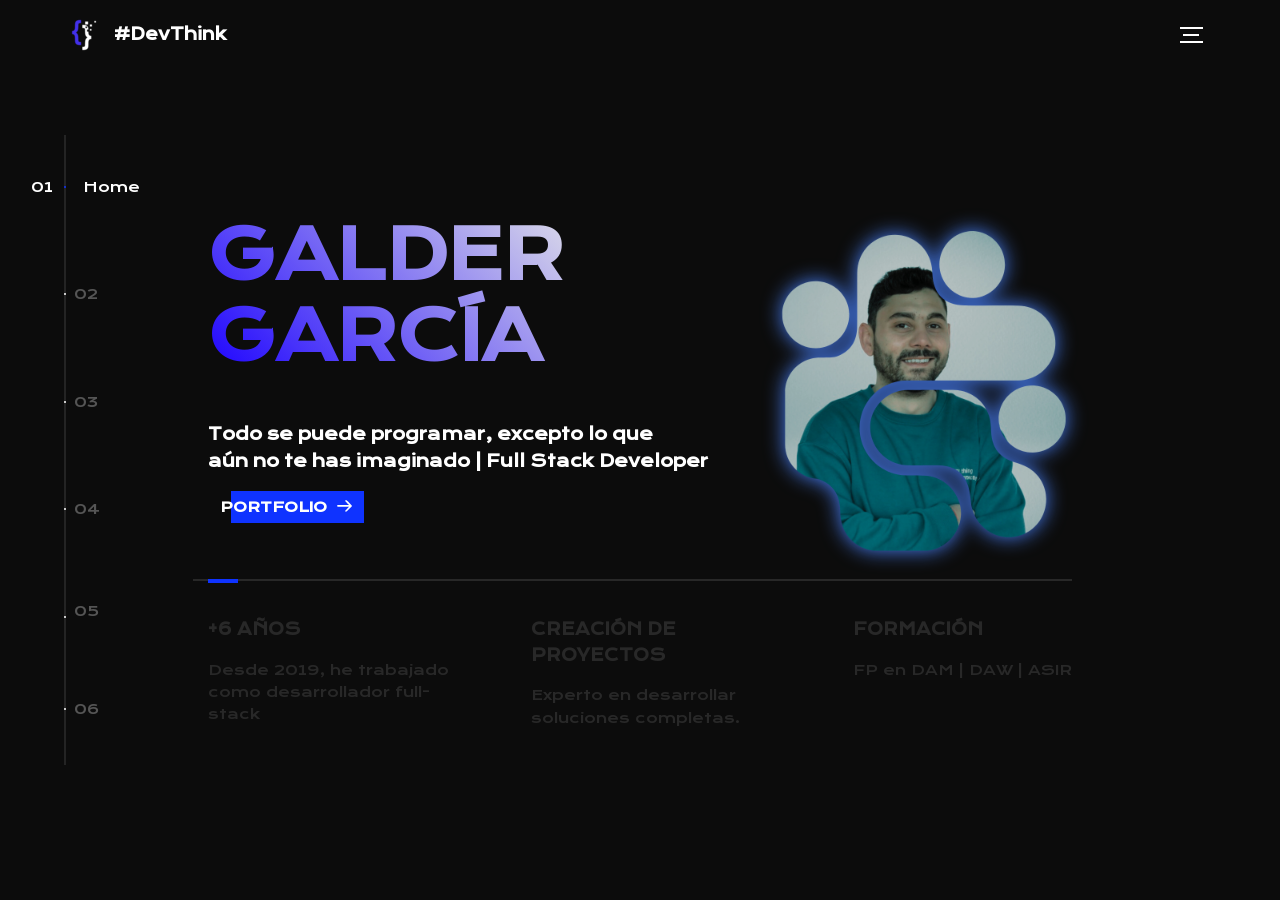
<file: index.html>
<!DOCTYPE html>
<html lang="en">

<head>
  <title>Galder García | Desarrolador Full Stack</title>
  <meta charset="utf-8">
  <meta name="viewport" content="width=device-width, initial-scale=1">
  <meta http-equiv="X-UA-Compatible" content="IE=edge">
  <meta name="description" content="Desarrollador Full Stack especializado en creación de soluciones web y aplicaciones innovadoras desde cero. Experiencia en backend y frontend.">
  <meta name="keywords" content="desarrollador full stack, desarrollo web, desarrollo aplicaciones, backend, frontend, PHP, JavaScript, HTML, CSS, proyectos desde cero, programador full stack, Galder García">
  <meta name="author" content="Galder García">
  <meta name="robots" content="index, follow">
  <link rel="icon" type="image/png" href="assets/img/logo1.png">
  <link rel="stylesheet" href="assets/css/main.css">
  <link rel="stylesheet" href="assets/css/new.css">
  <link
    href="https://fonts.googleapis.com/css2?display=swap&amp;family=KoHo:ital,wght@0,400;0,700;1,400;1,700&amp;family=Krona+One:ital,wght@0,400;1,400&amp;family=Inter:ital,wght@0,400;0,700;1,400;1,700"
    rel="stylesheet" type="text/css">
</head>

<body>

  <!-- notification for small viewports and landscape oriented smartphones -->
  <div class="device-notification">
    <a class="device-notification--logo" href="#0">
      <img src="assets/img/logo.png" alt="Global">
      <p>#DevThink</p>
    </a>
    <p class="device-notification--message">Todo se puede programar, excepto
      lo que aún no te has imaginado. | Full Stack Developer
    </p>
  </div>

  <div class="perspective effect-rotate-left">
    <div class="container">
      <div class="outer-nav--return"></div>
      <div id="viewport" class="l-viewport">
        <div class="l-wrapper">
          <header class="header">
            <a class="header--logo" href="#0">
              <img src="assets/img/logo.png" alt="Global">
              <p>#DevThink</p>
            </a>
            <!--<button data-pointer="hover" class="header--cta cta">Conóceme</button>-->
            <div class="header--nav-toggle">
              <span data-pointer="hover"></span>
            </div>
          </header>
          <nav class="l-side-nav">
            <ul class="side-nav">
              <li class="is-active"><span data-pointer="hover">Home</span></li>
              <li><span data-pointer="hover">Yo</span></li>
              <li><span data-pointer="hover">Carrera</span></li>
              <li><span data-pointer="hover">Evolución</span></li>
              <li><span data-pointer="hover">Portfolio</span></li>
              <li><span data-pointer="hover">Contact</span></li>
            </ul>
          </nav>
          <ul class="l-main-content main-content">
            <li class="l-section section section--is-active">
              <div class="intro">
                <div class="intro--banner">
                  <h1>Galder <br>García</h1>
                  <h3>Todo se puede programar, excepto lo que<br> aún no te
                    has imaginado | Full Stack Developer

                  </h3>
                  <button data-pointer="hover" id="btn-portfolio" class="cta">Portfolio
                    <svg version="1.1" id="Layer_1" xmlns="http://www.w3.org/2000/svg"
                      xmlns:xlink="http://www.w3.org/1999/xlink" x="0px" y="0px" viewBox="0 0 150 118"
                      style="enable-background:new 0 0 150 118;" xml:space="preserve">
                      <g transform="translate(0.000000,118.000000) scale(0.100000,-0.100000)">
                        <path
                          d="M870,1167c-34-17-55-57-46-90c3-15,81-100,194-211l187-185l-565-1c-431,0-571-3-590-13c-55-28-64-94-18-137c21-20,33-20,597-20h575l-192-193C800,103,794,94,849,39c20-20,39-29,61-29c28,0,63,30,298,262c147,144,272,271,279,282c30,51,23,60-219,304C947,1180,926,1196,870,1167z" />
                      </g>
                    </svg>
                    <span data-pointer="hover" class="btn-background"></span>
                  </button>
                  <img src="assets/img/Galder García.png" class="imginicio" alt="Welcome">
                </div>
                <div class="intro--options">
                  <a href="#0">
                    <h3>+6 años</h3>
                    <p>Desde 2019, he trabajado como desarrollador full-stack</p>
                  </a>
                  <a href="#0">
                    <h3>Creación de proyectos</h3>
                    <p>Experto en desarrollar soluciones completas.</p>
                  </a>
                  <a href="#0">
                    <h3>Formación</h3>
                    <p>FP en DAM | DAW | ASIR</p>
                  </a>
                </div>
              </div>
            </li>

            <li id="conoceme" class="l-section section">
              <div class="about">
                <div class="about--banner">
                  <h2>¿Quién <br>soy?</h2>
                  <a id="btn-hire-us" href="#carrera">Carrera profesional
                    <span data-pointer="hover">
                      <svg version="1.1" id="Layer_1" xmlns="http://www.w3.org/2000/svg"
                        xmlns:xlink="http://www.w3.org/1999/xlink" x="0px" y="0px" viewBox="0 0 150 118"
                        style="enable-background:new 0 0 150 118;" xml:space="preserve">
                        <g transform="translate(0.000000,118.000000) scale(0.100000,-0.100000)">
                          <path
                            d="M870,1167c-34-17-55-57-46-90c3-15,81-100,194-211l187-185l-565-1c-431,0-571-3-590-13c-55-28-64-94-18-137c21-20,33-20,597-20h575l-192-193C800,103,794,94,849,39c20-20,39-29,61-29c28,0,63,30,298,262c147,144,272,271,279,282c30,51,23,60-219,304C947,1180,926,1196,870,1167z" />
                        </g>
                      </svg>
                    </span>
                  </a>

                  <div class="texto">
                    <p>Soy <b>Galder García</b>, un apasionado de la
                      programación y emprendedor con experiencia en
                      <b>desarrollo full stack</b>.
                      Desde mis inicios, me ha movido la curiosidad por
                      aprender y la ambición de llevar ideas
                      innovadoras a la realidad. Comencé mi formación con
                      Administración de Sistemas en Red, y tras
                      conocer el desarrollo web, supe que me equivoqué de rama
                      y me enamoré de la <b>programación</b>.
                      Tras completar mi formación como Técnico Superior en
                      Desarrollo Multiplataforma y Web, decidí
                      especializarme en el desarrollo de soluciones digitales
                      a medida.
                    </p>
                  </div>

                  <img src="assets/img/programador.png" class="imginicio" alt="About Us">
                </div>
              </div>
            </li>

            <li id="carrera" class="l-section section">
              <div class="carrera">
                <div class="carrera--banner">
                  <h2>Carrera</h2>
                  <div class="texto">
                    <p>Mi carrera profesional comenzó con prácticas en
                      empresas como Elkarmedia y Betiondo Soluciones,
                      donde perfeccioné habilidades en administración de
                      sistemas, desarrollo web y creación de apps
                      móviles.
                      Con el tiempo, mi inquietud por emprender me llevó a
                      cofundar <b>HG Developers</b>, una empresa
                      donde desarrollé proyectos a medida como CRM,
                      plataformas de gestión documentación, y aplicaciones
                      móviles. Esta etapa consolidó mi capacidad para liderar
                      proyectos desde cero, desde el análisis
                      hasta la implementación.
                    </p>
                    <p>Después de mi etapa emprendedora, di el salto al
                      sector corporativo trabajando en Fidenet
                      Comunicación, donde participé en proyectos de
                      desarrollo a medida, desde plataformas de cursos
                      en WordPress hasta soluciones avanzadas en Laravel.
                    </p>
                    <p>Tras esta etapa de transición, abrí una nueva en <b>Margube</b> donde lideré el desarrollo de plataformas como MGB Legislación, CAE y
                      Campus Margube, consolidé liderazgo técnico, visión de producto y capacidad para construir soluciones con
                      impacto real en cliente y negocio.</p>
                  </div>

                  <img src="assets/img/emprendizaje.png" class="imginicio" alt="About Us">
                </div>
              </div>
            </li>

            <li id="evolucion" class="l-section section">
              <div class="evolucion">
                <div class="evolucion--banner">
                  <h2>Evolución</h2>
                  <div class="texto">
                    <p>Actualmente trabajo como <b>Jefe de Proyecto</b> y <b>Team Leader</b> en <b>Swap Energía</b>,
                      liderando iniciativas de automatización y transformación digital orientadas a negocio.</p>
                    <p>En plena era de la IA, lidero y coordino un equipo en un proyecto donde la Inteligencia Artificial actúa como pieza clave, aportando valor real a los clientes mediante la automatización, el análisis y la optimización de procesos.</p>
                    <p>La IA forma parte fundamental de mi día a día, pero la utilizo
                      como un medio de trabajo y acelerador.</p>
                    <p>A nivel técnico, estoy directamente involucrado en el desarrollo del producto, la arquitectura del proyecto y la gestión de despliegues en entornos de desarrollo y producción.</p>
                    <p><b>Stack principal:</b> Docker · Symfony · MySQL · GitHub · Claude · Jira</p>
                  </div>

                  <img src="assets/img/IAera.png" class="imgizq" alt="About Us">
                </div>
              </div>
            </li>

            <!-- Work Section -->
            <li id="portfolio" class="l-section section">
              <div class="work">
                <h2>Portfolio</h2>
                <div class="work--lockup">
                  <ul class="slider">
                    <li class="slider--item slider--item-left">
                      <a href="#" class="open-modal" data-modal="modal-gregario">
                        <div class="slider--item-image">
                          <img src="assets/img/gallery/gregario/portadagregario.png" alt="Gregario">
                        </div>
                        <p class="slider--item-title">Gregario</p>
                        <p>#DesarrolloWeb</p>
                        <p class="slider--item-description">Gestor para talleres y tiendas de bicicletas.</p>
                      </a>
                    </li>
                    <li class="slider--item slider--item-center">
                      <a href="#" class="open-modal" data-modal="modal-coordinacion">
                        <div class="slider--item-image">
                          <img src="assets/img/gallery/cae/portadacae.png" alt="MGB Coordinación">
                        </div>
                        <p class="slider--item-title">Mgb Coordinación</p>
                        <p>#DesarrolloWeb</p>
                        <p class="slider--item-description">Plataforma de Coordinación Actividades Empresariales.</p>
                      </a>
                    </li>
                    <li class="slider--item slider--item-left">
                      <a href="#" class="open-modal" data-modal="modal-txokoapp">
                        <div class="slider--item-image">
                          <img src="assets/img/gallery/txokoapp/portadatxokoapp.png" alt="TxokoApp">
                        </div>
                        <p class="slider--item-title">TxokoApp</p>
                        <p>#APP</p>
                        <p class="slider--item-description">Aplicación gestora de sociedades gastronómicas.</p>
                      </a>
                    </li>

                    <li class="slider--item slider--item-right">
                      <a href="#" class="open-modal" data-modal="modal-legislacion">
                        <div class="slider--item-image">
                          <img src="assets/img/gallery/legislacion/portadalegislacion.png" alt="MGB Legislación">
                        </div>
                        <p class="slider--item-title">Mgb Legislación</p>
                        <p>#DesarrolloWeb</p>
                        <p class="slider--item-description">Plataforma de cumplimiento legal.</p>
                      </a>
                    </li>
                    <li class="slider--item slider--item-left">
                      <a href="#" class="open-modal" data-modal="modal-fagor">
                        <div class="slider--item-image">
                          <img src="assets/img/gallery/fagor/portadafagor.png" alt="Fagor Arrasate App">
                        </div>
                        <p class="slider--item-title">Fagor Arrasate App</p>
                        <p>#App</p>
                        <p class="slider--item-description">Aplicación gestión de almacén.</p>
                      </a>
                    </li>
                   
                    <li class="slider--item slider--item-left">
                      <a href="#" class="open-modal" data-modal="modal-gureanerosi">
                        <div class="slider--item-image">
                          <img src="assets/img/gallery/gureanerosi/portadagureanerosi.png" alt="Gurean Erosi App">
                        </div>
                        <p class="slider--item-title">Gurean Erosi App</p>
                        <p>#App</p>
                        <p class="slider--item-description">Escapare virtual que recoge los negocios de Galdakao.</p>
                      </a>
                    </li>

                  </ul>

                  <div class="slider--prev">
                    <svg version="1.1" xmlns="http://www.w3.org/2000/svg" xmlns:xlink="http://www.w3.org/1999/xlink"
                      x="0px" y="0px" viewBox="0 0 150 118" style="enable-background:new 0 0 150 118;"
                      xml:space="preserve">
                      <g transform="translate(0.000000,118.000000) scale(0.100000,-0.100000)">
                        <path d="M561,1169C525,1155,10,640,3,612c-3-13,1-36,8-52c8-15,134-145,281-289C527,41,562,10,590,10c22,0,41,9,61,29
                            c55,55,49,64-163,278L296,510h575c564,0,576,0,597,20c46,43,37,109-18,137c-19,10-159,13-590,13l-565,1l182,180
                            c101,99,187,188,193,199c16,30,12,57-12,84C631,1174,595,1183,561,1169z" />
                      </g>
                    </svg>
                  </div>
                  <div class="slider--next">
                    <svg version="1.1" xmlns="http://www.w3.org/2000/svg" xmlns:xlink="http://www.w3.org/1999/xlink"
                      x="0px" y="0px" viewBox="0 0 150 118" style="enable-background:new 0 0 150 118;"
                      xml:space="preserve">
                      <g transform="translate(0.000000,118.000000) scale(0.100000,-0.100000)">
                        <path
                          d="M870,1167c-34-17-55-57-46-90c3-15,81-100,194-211l187-185l-565-1c-431,0-571-3-590-13c-55-28-64-94-18-137c21-20,33-20,597-20h575l-192-193C800,103,794,94,849,39c20-20,39-29,61-29c28,0,63,30,298,262c147,144,272,271,279,282c30,51,23,60-219,304C947,1180,926,1196,870,1167z" />
                      </g>
                    </svg>
                  </div>
                </div>
              </div>
            </li>

            <li class="l-section section">
              <div class="contact">
                <div class="contact--lockup">
                  <div class="modal">
                    <div class="modal--information">
                      <p>Ermua, Bizkaia</p>
                      <a href="mailto:galdergarcia7@outlook.com">galdergarcia7@outlook.com</a>
                      <a href="tel:+34626684313">+34 626684313</a>
                    </div>
                    <ul class="modal--options">
                      <li><a href="https://www.linkedin.com/in/galder-garcía-desarrollador-fullstack-a2a793170">Linkedin</a>
                      </li>
                      <li><a href="mailto:galdergarcia7@outlook.com">Contacta</a></li>
                    </ul>
                  </div>
                </div>
              </div>
            </li>
          </ul>
        </div>
      </div>
    </div>
    <ul class="outer-nav">
      <li class="is-active"><span data-pointer="hover">Home</span></li>
      <li><span data-pointer="hover">Yo</span></li>
      <li><span data-pointer="hover">Carrera</span></li>
      <li><span data-pointer="hover">Evolución</span></li>
      <li><span data-pointer="hover">Portfolio</span></li>
      <li><span data-pointer="hover">Contacto</span></li>
    </ul>
  </div>

  <!-- Modal TxokoApp -->
  <div id="modal-txokoapp" class="modal modalportfolio">
    <div class="modal-background">
      <div class="modal-content">
        <span data-pointer="hover" class="close-modal">&times;</span>
        <div class="modal-columns">
          <div class="modal-left">
            <div class="modal-overlay">
              <h2>TxokoApp</h2>
              <p>Aplicación gestora de sociedades gastronómicas.</p>
            </div>
          </div>
          <div class="modal-right">
            <iframe src="galeria.html?project=txokoapp" width="100%" height="100%" style="border:none;"></iframe>
          </div>
        </div>
      </div>
    </div>
  </div>

  <!-- Modal Coordinación -->
  <div id="modal-coordinacion" class="modal modalportfolio">
    <div class="modal-background">
      <div class="modal-content">
        <span data-pointer="hover" class="close-modal">&times;</span>
        <div class="modal-columns">
          <div class="modal-left">
            <div class="modal-overlay">
              <h2>Mgb Coordinación</h2>
              <p>Plataforma de Coordinación Actividades Empresariales.</p>
            </div>
          </div>
          <div class="modal-right">
            <iframe src="galeria.html?project=coordinacion" width="100%" height="100%" style="border:none;"></iframe>
          </div>
        </div>
      </div>
    </div>
  </div>

  <!-- Modal Legislación -->
  <div id="modal-legislacion" class="modal modalportfolio">
    <div class="modal-background">
      <div class="modal-content">
        <span data-pointer="hover" class="close-modal">&times;</span>
        <div class="modal-columns">
          <div class="modal-left">
            <div class="modal-overlay">
              <h2>Mgb Legislación</h2>
              <p>Plataforma de cumplimiento legal.</p>
            </div>
          </div>
          <div class="modal-right">
            <iframe src="galeria.html?project=legislacion" width="100%" height="100%" style="border:none;"></iframe>
          </div>
        </div>
      </div>
    </div>
  </div>

  <!-- Modal Fagor Arrasate App -->
  <div id="modal-fagor" class="modal modalportfolio">
    <div class="modal-background">
      <div class="modal-content">
        <span data-pointer="hover" class="close-modal">&times;</span>
        <div class="modal-columns">
          <div class="modal-left">
            <div class="modal-overlay">
              <h2>Fagor Arrasate App</h2>
              <p>Aplicación gestión de almacén.</p>
            </div>
          </div>
          <div class="modal-right">
            <iframe src="galeria.html?project=fagor" width="100%" height="100%" style="border:none;"></iframe>
          </div>
        </div>
      </div>
    </div>
  </div>
  <div id="modal-gureanerosi" class="modal modalportfolio">
    <div class="modal-background">
      <div class="modal-content">
        <span data-pointer="hover" class="close-modal">&times;</span>
        <div class="modal-columns">
          <div class="modal-left">
            <div class="modal-overlay">
              <h2>Gurean Erosi</h2>
              <p>Escapare virtual que recoge los negocios de Galdakao.</p>
            </div>
          </div>
          <div class="modal-right">
            <iframe src="galeria.html?project=gureanerosi" width="100%" height="100%" style="border:none;"></iframe>
          </div>
        </div>
      </div>
    </div>
  </div>
  <div id="modal-gregario" class="modal modalportfolio">
    <div class="modal-background">
      <div class="modal-content">
        <span data-pointer="hover" class="close-modal">&times;</span>
        <div class="modal-columns">
          <div class="modal-left">
            <div class="modal-overlay">
              <h2>Gregario</h2>
              <p>Gestor para talleres y tiendas de bicicletas.</p>
            </div>
          </div>
          <div class="modal-right">
            <iframe src="galeria.html?project=gregario" width="100%" height="100%" style="border:none;"></iframe>
          </div>
        </div>
      </div>
    </div>
  </div>
  <div class="cursorhome">
    <div class="cursor__circle cursor__circle--small"></div>
    <div class="cursor__circle cursor__circle--large"></div>
  </div>

  <script src="https://ajax.googleapis.com/ajax/libs/jquery/2.2.4/jquery.min.js"></script>
  <script>window.jQuery || document.write('<script src="assets/js/vendor/jquery-2.2.4.min.js"><\/script>')</script>
  <script src="assets/js/vendor/hammer-2.0.8.js"></script>
  <script src="assets/js/functions.js"></script>
  <script src="assets/js/funciones.js"></script>
</body>

</html>
</file>
<file: assets/css/main.css>
@font-face{font-family:'Montserrat';src:url("fonts/Montserrat-Black.eot");src:local("☺"),url("fonts/Montserrat-Black.woff") format("woff"),url("fonts/Montserrat-Black.ttf") format("truetype"),url("fonts/Montserrat-Black.svg") format("svg");font-weight:900;font-style:normal}@font-face{font-family:'Montserrat';src:url("fonts/Montserrat-Bold.eot");src:local("☺"),url("fonts/Montserrat-Bold.woff") format("woff"),url("fonts/Montserrat-Bold.ttf") format("truetype"),url("fonts/Montserrat-Bold.svg") format("svg");font-weight:700;font-style:normal}@font-face{font-family:'Montserrat';src:url("fonts/Montserrat-Regular.eot");src:local("☺"),url("fonts/Montserrat-Regular.woff") format("woff"),url("fonts/Montserrat-Regular.ttf") format("truetype"),url("fonts/Montserrat-Regular.svg") format("svg");font-weight:400;font-style:normal}@font-face{font-family:'Montserrat';src:url("fonts/Montserrat-Light.eot");src:local("☺"),url("fonts/Montserrat-Light.woff") format("woff"),url("fonts/Montserrat-Light.ttf") format("truetype"),url("fonts/Montserrat-Light.svg") format("svg");font-weight:300;font-style:normal}/*! normalize.css v3.0.2 | MIT License | git.io/normalize */html{font-family:sans-serif;-ms-text-size-adjust:100%;-webkit-text-size-adjust:100%}body{margin:0}article,aside,details,figcaption,figure,footer,header,hgroup,main,menu,nav,section,summary{display:block}audio,canvas,progress,video{display:inline-block;vertical-align:baseline}audio:not([controls]){display:none;height:0}[hidden],template{display:none}a{background-color:transparent}a:active,a:hover{outline:0}abbr[title]{border-bottom:1px dotted}b,strong{font-weight:bold}dfn{font-style:italic}h1{font-size:2em;margin:0.67em 0}mark{background:#ff0;color:#000}small{font-size:80%}sub,sup{font-size:75%;line-height:0;position:relative;vertical-align:baseline}sup{top:-0.5em}sub{bottom:-0.25em}img{border:0}svg:not(:root){overflow:hidden}figure{margin:1em 40px}hr{box-sizing:content-box;height:0}pre{overflow:auto}code,kbd,pre,samp{font-family:monospace, monospace;font-size:1em}button,input,optgroup,select,textarea{color:inherit;font:inherit;margin:0}button{overflow:visible}button,select{text-transform:none}button,html input[type="button"],input[type="reset"],input[type="submit"]{-webkit-appearance:button;cursor:pointer}button[disabled],html input[disabled]{cursor:default}button::-moz-focus-inner,input::-moz-focus-inner{border:0;padding:0}input{line-height:normal}input[type="checkbox"],input[type="radio"]{box-sizing:border-box;padding:0}input[type="number"]::-webkit-inner-spin-button,input[type="number"]::-webkit-outer-spin-button{height:auto}input[type="search"]{-webkit-appearance:textfield;box-sizing:content-box}input[type="search"]::-webkit-search-cancel-button,input[type="search"]::-webkit-search-decoration{-webkit-appearance:none}fieldset{border:1px solid #c0c0c0;margin:0 2px;padding:0.35em 0.625em 0.75em}legend{border:0;padding:0}textarea{overflow:auto}optgroup{font-weight:bold}table{border-collapse:collapse;border-spacing:0}td,th{padding:0}::-moz-selection{background:#FFF498}::selection{background:#FFF498}::-moz-selection{background:#FFF498}img::-moz-selection{background:transparent}img::selection{background:transparent}img::-moz-selection{background:transparent}body{-webkit-tap-highlight-color:#FFF498}body{background-color:#0c0c0c;font-size:14px;line-height:1.6;font-family:"Montserrat",sans-serif;color:#fff;-webkit-font-smoothing:antialiased;-webkit-text-size-adjust:100%}.l-viewport{position:relative;width:100%;height:100vh;box-shadow:0 0 45px 5px rgba(0,0,0,0.85);overflow:hidden}.l-wrapper{position:relative;width:1440px;max-width:90%;height:100%;margin:0 auto}.l-side-nav{position:absolute;left:0;display:-webkit-box;display:-webkit-flex;display:-ms-flexbox;display:flex;height:100%;-webkit-box-align:center;-webkit-align-items:center;-ms-flex-align:center;align-items:center}.l-side-nav::before{content:"";position:absolute;top:50%;left:0;-webkit-transform:translateY(-50%);transform:translateY(-50%);width:2px;height:70%;max-height:750px;background-color:#555;opacity:.35;z-index:10}@media (max-width: 1180px){.l-side-nav{display:none}}.l-main-content{position:relative;width:100%;height:100%;margin:0;padding:0;list-style:none}.l-section{position:absolute;width:100%;height:100%}.device-notification{display:none;position:fixed;top:0;left:0;width:100%;height:100%;-webkit-box-orient:vertical;-webkit-box-direction:normal;-webkit-flex-direction:column;-ms-flex-direction:column;flex-direction:column;-webkit-box-align:center;-webkit-align-items:center;-ms-flex-align:center;-ms-grid-row-align:center;align-items:center;-webkit-box-pack:center;-webkit-justify-content:center;-ms-flex-pack:center;justify-content:center;background-color:#0c0c0c;z-index:12}.device-notification--logo{display:-webkit-box;display:-webkit-flex;display:-ms-flexbox;display:flex;-webkit-box-align:center;-webkit-align-items:center;-ms-flex-align:center;align-items:center;text-decoration:none;color:#fff}.device-notification--logo p{margin:0 0 0 10px;font-size:16px;font-weight:700;text-transform:uppercase}.device-notification--message{width:70%;margin:30px 0 0 0;font-weight:700;text-align:center}@media (max-width: 767px) and (min-width: 601px) and (max-height: 680px){.device-notification{display:-webkit-box;display:-webkit-flex;display:-ms-flexbox;display:flex}}@media (max-width: 600px) and (min-width: 480px) and (max-height: 580px){.device-notification{display:-webkit-box;display:-webkit-flex;display:-ms-flexbox;display:flex}}@media (max-width: 736px) and (min-width: 360px) and (orientation: landscape){.device-notification{display:-webkit-box;display:-webkit-flex;display:-ms-flexbox;display:flex}}@media(max-width: 359px){.device-notification{display:-webkit-box;display:-webkit-flex;display:-ms-flexbox;display:flex}}.section{opacity:0;visibility:hidden;-webkit-transition:opacity .4s ease-in-out,visibility 0s .4s;transition:opacity .4s ease-in-out,visibility 0s .4s}.section--is-active{opacity:1;visibility:visible;z-index:1;-webkit-transition:opacity .4s ease-in-out .4s;transition:opacity .4s ease-in-out .4s}.section--next{-webkit-transform:translateY(-45px);transform:translateY(-45px);-webkit-transition:-webkit-transform .4s ease-in-out;transition:-webkit-transform .4s ease-in-out;transition:transform .4s ease-in-out;transition:transform .4s ease-in-out, -webkit-transform .4s ease-in-out}.section--prev{-webkit-transform:translateY(45px);transform:translateY(45px);-webkit-transition:-webkit-transform .4s ease-in-out;transition:-webkit-transform .4s ease-in-out;transition:transform .4s ease-in-out;transition:transform .4s ease-in-out, -webkit-transform .4s ease-in-out}.header{position:absolute;top:0;left:0;display:-webkit-box;display:-webkit-flex;display:-ms-flexbox;display:flex;width:100%;height:70px;-webkit-box-align:center;-webkit-align-items:center;-ms-flex-align:center;align-items:center;-webkit-box-pack:justify;-webkit-justify-content:space-between;-ms-flex-pack:justify;justify-content:space-between;z-index:10}.header--logo{display:-webkit-box;display:-webkit-flex;display:-ms-flexbox;display:flex;-webkit-box-align:center;-webkit-align-items:center;-ms-flex-align:center;align-items:center;text-decoration:none;color:#fff}.header--logo p{margin:0 0 0 10px;font-size:16px;font-weight:700;text-transform:uppercase}.header--nav-toggle{display:-webkit-box;display:-webkit-flex;display:-ms-flexbox;display:flex;width:50px;height:50px;-webkit-box-orient:vertical;-webkit-box-direction:normal;-webkit-flex-direction:column;-ms-flex-direction:column;flex-direction:column;-webkit-box-align:center;-webkit-align-items:center;-ms-flex-align:center;align-items:center;-webkit-box-pack:center;-webkit-justify-content:center;-ms-flex-pack:center;justify-content:center;cursor:pointer}.header--nav-toggle span,.header--nav-toggle::before,.header--nav-toggle::after{content:"";position:relative;width:16px;height:2px;background-color:#fff}.header--nav-toggle::before{bottom:5px;width:23px}.header--nav-toggle::after{top:5px;width:23px}.header--cta{position:absolute;top:50%;left:50%;-webkit-transform:translate(-50%, -50%);transform:translate(-50%, -50%);padding:0 20px;line-height:30px;text-decoration:none;color:#fff;font-weight:700;text-transform:uppercase;background-color:#0f33ff;border:none;opacity:0;visibility:hidden;-webkit-transition:opacity .4s ease-in-out,visibility 0s .4s;transition:opacity .4s ease-in-out,visibility 0s .4s}.header--cta:focus{outline:none}.header--cta.is-active{opacity:1;visibility:visible;-webkit-transition:opacity .4s ease-in-out .4s;transition:opacity .4s ease-in-out .4s}@media (max-width: 767px){.header--cta{display:none}}.side-nav{position:relative;display:-webkit-box;display:-webkit-flex;display:-ms-flexbox;display:flex;width:100px;height:70%;max-height:750px;-webkit-box-orient:vertical;-webkit-box-direction:normal;-webkit-flex-direction:column;-ms-flex-direction:column;flex-direction:column;-webkit-justify-content:space-around;-ms-flex-pack:distribute;justify-content:space-around;margin:0;padding:0;list-style-position:inside;z-index:10}.side-nav>li{position:relative;top:-5px;color:#fff;font-size:6px;cursor:pointer}.side-nav>li span{position:relative;top:3px;left:10px;color:#fff;font-size:14px;font-weight:300;opacity:0;visibility:hidden}.side-nav>li::before{position:absolute;top:3px;left:10px;color:#555;font-size:14px;font-weight:300}.side-nav li:nth-child(1)::before{content:"01"}.side-nav li:nth-child(2)::before{content:"02"}.side-nav li:nth-child(3)::before{content:"03"}.side-nav li:nth-child(4)::before{content:"04"}.side-nav li:nth-child(5)::before{content:"05"}.side-nav li.is-active{color:#0f33ff;-webkit-transition:color .4s ease-in-out;transition:color .4s ease-in-out}.side-nav li.is-active span{opacity:1;visibility:visible;-webkit-transition:opacity .4s ease-in-out;transition:opacity .4s ease-in-out}.side-nav li.is-active::before{left:-33px;color:#fff}.intro{position:relative;display:-webkit-box;display:-webkit-flex;display:-ms-flexbox;display:flex;width:900px;max-width:75%;height:100%;-webkit-box-orient:vertical;-webkit-box-direction:normal;-webkit-flex-direction:column;-ms-flex-direction:column;flex-direction:column;-webkit-box-pack:center;-webkit-justify-content:center;-ms-flex-pack:center;justify-content:center;margin:0 auto}@media (max-width: 1180px){.intro{max-width:100%}}.intro--banner{position:relative;height:475px}.intro--banner::before{content:"";position:absolute;bottom:20px;left:-15px;right:0;height:2px;background-color:#282828}.intro--banner::after{content:"";position:absolute;bottom:18px;left:0;width:30px;height:4px;background-color:#0f33ff}.intro--banner h1{position:relative;font-size:68px;font-weight:900;line-height:1;z-index:1}.intro--banner button{position:relative;padding:5px 17px 5px 12px;font-weight:700;text-transform:uppercase;background-color:transparent;border:none}.intro--banner button .btn-background{position:absolute;top:0;left:23px;right:0;height:100%;background-color:#0f33ff;z-index:-1;-webkit-transition:left .2s ease-in-out;transition:left .2s ease-in-out}.intro--banner button:hover .btn-background{left:0}.intro--banner button:focus{outline:none}.intro--banner button svg{position:relative;left:5px;width:15px;fill:#fff}.intro--banner img{position:absolute;bottom:21px;right:-12px}.intro--options{display:-webkit-box;display:-webkit-flex;display:-ms-flexbox;display:flex;-webkit-box-pack:justify;-webkit-justify-content:space-between;-ms-flex-pack:justify;justify-content:space-between;margin:0;padding:0;list-style:none}.intro--options>a{max-width:250px;text-decoration:none;color:#282828;-webkit-transition:color .2s ease-in-out;transition:color .2s ease-in-out}.intro--options>a:hover{color:#fff}.intro--options h3{font-size:16px;text-transform:uppercase}.intro--options p{margin-bottom:0}@media (max-width: 900px){.intro--banner{height:380px}.intro--banner h1{font-size:55px}.intro--banner img{width:430px}.intro--options>a{margin-right:30px}.intro--options>a:last-child{margin-right:0}}@media (max-width: 767px){.intro--banner{height:305px}.intro--banner h1{font-size:44px}.intro--banner img{width:330px}.intro--options{display:block}.intro--options>a{display:block;max-width:100%;margin:0 0 30px 0}.intro--options>a:last-child{margin-bottom:0}}@media (max-width: 600px){.intro--banner{height:360px}.intro--banner h1{font-size:55px}.intro--banner img{display:none}}@media (max-width: 600px) and (max-height: 750px){.intro--banner{height:auto}.intro--banner::before,.intro--banner::after{display:none}.intro--banner h1{margin-top:0}.intro--options{display:none}}.work{position:relative;display:-webkit-box;display:-webkit-flex;display:-ms-flexbox;display:flex;width:960px;max-width:80%;height:100%;-webkit-box-orient:vertical;-webkit-box-direction:normal;-webkit-flex-direction:column;-ms-flex-direction:column;flex-direction:column;-webkit-box-pack:center;-webkit-justify-content:center;-ms-flex-pack:center;justify-content:center;margin:0 auto}@media (max-width: 1180px){.work{max-width:100%}}.work h2{margin:0 0 20px 0;font-size:30px;text-align:center}.work--lockup{position:relative}.work--lockup .slider{position:relative;display:-webkit-box;display:-webkit-flex;display:-ms-flexbox;display:flex;width:80%;margin:0 auto;padding:0;list-style:none}.work--lockup .slider--item{position:absolute;display:none;text-align:center}.work--lockup .slider--item a{text-decoration:none;color:#858585}.work--lockup .slider--item-title{margin-top:10px;font-size:12px;font-weight:700;text-transform:uppercase}.work--lockup .slider--item-description{display:none;max-width:250px;margin:0 auto}.work--lockup .slider--item-image{width:150px;height:150px;margin:0 auto;border-radius:50%;overflow:hidden}.work--lockup .slider--item-image img{width:100%}.work--lockup .slider--item-left{top:50%;left:0;-webkit-transform:translateY(-50%);transform:translateY(-50%);display:block}.work--lockup .slider--item-right{top:50%;right:0;-webkit-transform:translateY(-50%);transform:translateY(-50%);display:block}.work--lockup .slider--item-center{position:relative;top:30px;left:50%;-webkit-transform:translateX(-50%);transform:translateX(-50%);display:block}.work--lockup .slider--item-center a{color:#fff}.work--lockup .slider--item-center .slider--item-title{margin-top:25px;font-size:16px}.work--lockup .slider--item-center .slider--item-description{display:block}.work--lockup .slider--item-center .slider--item-image{width:300px;height:300px}.work--lockup .slider--next,.work--lockup .slider--prev{position:absolute;top:160px;display:-webkit-box;display:-webkit-flex;display:-ms-flexbox;display:flex;width:50px;height:50px;-webkit-box-align:center;-webkit-align-items:center;-ms-flex-align:center;align-items:center;-webkit-box-pack:center;-webkit-justify-content:center;-ms-flex-pack:center;justify-content:center;background-color:#282828;border-radius:50%;cursor:pointer}.work--lockup .slider--next svg,.work--lockup .slider--prev svg{width:20px;fill:#fff}.work--lockup .slider--next{right:0}.work--lockup .slider--prev{left:0}@media (max-width: 900px){.work--lockup .slider--item-image{width:120px;height:120px}.work--lockup .slider--item-center .slider--item-image{width:240px;height:240px}.work--lockup .slider--next,.work--lockup .slider--prev{top:130px}}@media (max-width: 767px){.work--lockup .slider{width:75%}.work--lockup .slider--item-image{width:90px;height:90px}.work--lockup .slider--item-center .slider--item-image{width:190px;height:190px}.work--lockup .slider--next,.work--lockup .slider--prev{top:105px}}@media (max-width: 600px){.work--lockup .slider{width:auto}.work--lockup .slider--item-left,.work--lockup .slider--item-right{display:none}}.about{position:relative;display:-webkit-box;display:-webkit-flex;display:-ms-flexbox;display:flex;width:900px;max-width:75%;height:100%;-webkit-box-orient:vertical;-webkit-box-direction:normal;-webkit-flex-direction:column;-ms-flex-direction:column;flex-direction:column;-webkit-box-pack:center;-webkit-justify-content:center;-ms-flex-pack:center;justify-content:center;margin:0 auto}@media (max-width: 1180px){.about{max-width:100%}}.about--banner{position:relative;height:475px}.about--banner::before{content:"";position:absolute;top:20px;left:200px;-webkit-transform:rotate(-25deg);transform:rotate(-25deg);border:5px solid #0f33ff;border-right-color:transparent;border-bottom-color:transparent}.about--banner::after{content:"";position:absolute;top:75px;left:400px;-webkit-transform:rotate(45deg);transform:rotate(45deg);width:10px;height:10px;background-color:#0f33ff}.about--banner h2{position:relative;margin-top:35px;font-size:68px;font-weight:900;line-height:1;z-index:1}.about--banner h2::before{content:"";position:absolute;top:60px;left:268px;width:30px;height:30px;background-color:#0f33ff;border-radius:50%}.about--banner h2::after{content:"";position:absolute;top:255px;left:255px;width:10px;height:10px;background-color:#0f33ff}.about--banner a{padding:5px 17px 5px 0;text-decoration:none;color:#fff;font-weight:700;text-transform:uppercase;background-color:transparent}.about--banner a:hover svg{left:10px}.about--banner a svg{position:relative;left:5px;width:15px;fill:#fff;-webkit-transition:left .2s ease-in-out;transition:left .2s ease-in-out}.about--banner img{position:absolute;bottom:-90px;right:-12px}.about--options{display:-webkit-box;display:-webkit-flex;display:-ms-flexbox;display:flex;max-width:600px;-webkit-box-pack:justify;-webkit-justify-content:space-between;-ms-flex-pack:justify;justify-content:space-between;margin:0;padding:0;list-style:none}.about--options>a{position:relative;width:150px;height:75px;text-decoration:none;color:#fff;border:10px solid #0f33ff;background-position:center;background-size:cover;background-repeat:no-repeat}.about--options>a:nth-child(1){background-image:url("../img/about-winners.jpg")}.about--options>a:nth-child(2){background-image:url("../img/about-philosophy.jpg")}.about--options>a:nth-child(3){background-image:url("../img/about-history.jpg")}.about--options>a:hover h3{bottom:-50px}.about--options h3{position:absolute;bottom:-38px;left:10px;font-size:16px;text-transform:uppercase;-webkit-transition:bottom .2s ease-in-out,left .2s ease-in-out;transition:bottom .2s ease-in-out,left .2s ease-in-out}@media (max-width: 767px){.about--banner{height:305px}.about--banner::before{top:0;left:125px}.about--banner::after{top:35px;left:260px}.about--banner h2{margin-top:10px;font-size:44px}.about--banner h2::before{top:28px;left:168px}.about--banner h2::after{top:163px;left:163px}.about--banner img{width:315px}}@media (max-width: 600px){.about--banner{height:auto}.about--banner::before{left:155px}.about--banner::after{left:310px}.about--banner h2{margin-top:0;font-size:55px}.about--banner h2::before{top:43px;left:214px}.about--banner h2::after{top:205px;left:205px}.about--banner img{display:none}.about--options{display:none}}.contact{position:fixed;top:0;left:0;width:100%;height:100%;background-image:url("../img/contact-visual.png");background-position:center;background-size:cover;background-repeat:no-repeat}.contact--lockup{position:relative;display:-webkit-box;display:-webkit-flex;display:-ms-flexbox;display:flex;width:900px;max-width:75%;height:100%;-webkit-box-align:center;-webkit-align-items:center;-ms-flex-align:center;align-items:center;-webkit-box-pack:end;-webkit-justify-content:flex-end;-ms-flex-pack:end;justify-content:flex-end;margin:0 auto}@media (max-width: 1180px){.contact--lockup{max-width:90%}}@media (max-width: 767px){.contact--lockup{-webkit-box-pack:center;-webkit-justify-content:center;-ms-flex-pack:center;justify-content:center}}.contact--lockup .modal{padding:45px 45px;text-align:center;background-color:#0c0c0c;box-shadow:0 0 30px 0 rgba(0,0,0,0.75)}.contact--lockup .modal--information p,.contact--lockup .modal--information a{display:block;margin:14px 0;text-decoration:none;color:#fff;font-weight:700}.contact--lockup .modal--information p{margin-top:0}.contact--lockup .modal--options{margin:0;padding:0;list-style:none}.contact--lockup .modal--options>li{width:130px;margin:0 auto 25px auto}.contact--lockup .modal--options li:nth-child(1){background-color:#1769ff}.contact--lockup .modal--options li:nth-child(2){background-color:#ea4c89}.contact--lockup .modal--options li:nth-child(3){margin-bottom:0;background-color:#0f33ff;text-transform:uppercase}.contact--lockup .modal--options a{display:block;width:100%;padding:8px 0;text-decoration:none;color:#fff;font-weight:700}.hire{position:relative;display:-webkit-box;display:-webkit-flex;display:-ms-flexbox;display:flex;width:700px;max-width:75%;height:100%;-webkit-box-orient:vertical;-webkit-box-direction:normal;-webkit-flex-direction:column;-ms-flex-direction:column;flex-direction:column;-webkit-box-pack:center;-webkit-justify-content:center;-ms-flex-pack:center;justify-content:center;margin:0 auto}@media (max-width: 1180px){.hire{max-width:100%}}.hire h2{margin:0 0 20px 0;font-size:30px;text-align:center}.work-request{display:-webkit-box;display:-webkit-flex;display:-ms-flexbox;display:flex;width:100%;-webkit-box-orient:vertical;-webkit-box-direction:normal;-webkit-flex-direction:column;-ms-flex-direction:column;flex-direction:column;-webkit-box-align:center;-webkit-align-items:center;-ms-flex-align:center;align-items:center;color:#fff}.work-request input[type="submit"]{width:400px;max-width:100%;line-height:50px;font-size:16px;font-weight:700;text-transform:uppercase;background-color:#0f33ff;border:none;border-radius:0}.work-request input[type="submit"]:focus{outline:none}.work-request--options{display:-webkit-box;display:-webkit-flex;display:-ms-flexbox;display:flex;width:100%;-webkit-box-orient:vertical;-webkit-box-direction:normal;-webkit-flex-direction:column;-ms-flex-direction:column;flex-direction:column;-webkit-box-align:center;-webkit-align-items:center;-ms-flex-align:center;align-items:center;margin:30px 0}.work-request--options .options-a{display:-webkit-box;display:-webkit-flex;display:-ms-flexbox;display:flex;width:100%;-webkit-box-pack:justify;-webkit-justify-content:space-between;-ms-flex-pack:justify;justify-content:space-between}.work-request--options .options-b{display:-webkit-box;display:-webkit-flex;display:-ms-flexbox;display:flex;width:72%;-webkit-flex-wrap:wrap;-ms-flex-wrap:wrap;flex-wrap:wrap;-webkit-justify-content:space-around;-ms-flex-pack:distribute;justify-content:space-around}.work-request--options label{display:block;width:200px;margin-bottom:30px;line-height:50px;font-size:16px;font-weight:700;text-align:center;border:2px solid #fff;cursor:pointer;-webkit-transition:background-color .2s ease-in-out,border-color .2s ease-in-out;transition:background-color .2s ease-in-out,border-color .2s ease-in-out}.work-request--options label svg{position:relative;left:-5px;width:0;fill:#fff;-webkit-transition:width .2s ease-in-out;transition:width .2s ease-in-out}.work-request--options input[type="checkbox"]{display:none}.work-request--options input[type="checkbox"]:checked+label{background-color:#0f33ff;border-color:#0f33ff}.work-request--options input[type="checkbox"]:checked+label svg{width:15px}.work-request--information{display:-webkit-box;display:-webkit-flex;display:-ms-flexbox;display:flex;width:100%;-webkit-box-pack:justify;-webkit-justify-content:space-between;-ms-flex-pack:justify;justify-content:space-between;margin-bottom:60px}.work-request--information .information-name,.work-request--information .information-email{position:relative;width:45%;height:50px;font-size:30px;font-weight:300}.work-request--information input[type="text"],.work-request--information input[type="email"]{width:100%;padding:0 0 5px 0;background-color:transparent;border:none;border-bottom:1px solid #fff;border-radius:0}.work-request--information input[type="text"]:focus,.work-request--information input[type="email"]:focus{outline:none;background-color:#0c0c0c}.work-request--information label{position:absolute;top:0;left:0;pointer-events:none;-webkit-transition:top .2s ease-in-out,font-size .2s ease-in-out;transition:top .2s ease-in-out,font-size .2s ease-in-out}.work-request--information input:focus+label,.work-request--information input.has-value+label{top:-15px;font-size:14px}@media (max-width: 767px){.work-request--options{-webkit-box-orient:horizontal;-webkit-box-direction:normal;-webkit-flex-direction:row;-ms-flex-direction:row;flex-direction:row;-webkit-justify-content:space-around;-ms-flex-pack:distribute;justify-content:space-around}.work-request--options .options-a,.work-request--options .options-b{display:block;width:auto}}@media (max-width: 600px){.work-request--options{margin:20px 0}}@media (max-width: 600px) and (max-width: 415px){.work-request--options{-webkit-box-pack:justify;-webkit-justify-content:space-between;-ms-flex-pack:justify;justify-content:space-between}}@media (max-width: 600px){.work-request--options label{width:150px;margin-bottom:15px;font-size:14px}.work-request--options input[type="checkbox"]:checked+label svg{width:12px}.work-request--information{margin-bottom:30px}.work-request--information .information-name,.work-request--information .information-email{height:40px;font-size:24px}}.perspective{position:relative;width:100%;height:100%;overflow:hidden}.perspective--modalview{position:fixed;-webkit-perspective:1500px;perspective:1500px}.container{position:relative;-webkit-transform:translateZ(0) translateX(0) rotateY(0deg);transform:translateZ(0) translateX(0) rotateY(0deg);min-height:100%;outline:30px solid #0f33ff;-webkit-transition:-webkit-transform .4s;transition:-webkit-transform .4s;transition:transform .4s;transition:transform .4s, -webkit-transform .4s}.modalview .container{position:absolute;width:100%;height:100%;overflow:hidden;-webkit-backface-visibility:hidden;backface-visibility:hidden}.effect-rotate-left .container{-webkit-transform-origin:0% 50%;transform-origin:0% 50%;-webkit-transition:-webkit-transform .4s;transition:-webkit-transform .4s;transition:transform .4s;transition:transform .4s, -webkit-transform .4s}.effect-rotate-left--animate .container{-webkit-transform:translateZ(-1800px) translateX(-50%) rotateY(45deg);transform:translateZ(-1800px) translateX(-50%) rotateY(45deg);outline:30px solid #0f33ff}.outer-nav{position:absolute;top:50%;left:55%;-webkit-transform:translateY(-50%);transform:translateY(-50%);-webkit-transform-style:preserve-3d;transform-style:preserve-3d;margin:0;padding:0;list-style:none;text-align:center;visibility:hidden;-webkit-transition:visibility 0s .2s;transition:visibility 0s .2s}.outer-nav.is-vis{visibility:visible}.outer-nav--return{position:absolute;top:0;left:0;width:100%;height:100%;display:none;cursor:pointer;z-index:11}.outer-nav--return.is-vis{display:block}.outer-nav>li{-webkit-transform-style:preserve-3d;transform-style:preserve-3d;-webkit-transform:translateX(350px) translateZ(-1000px);transform:translateX(350px) translateZ(-1000px);font-size:55px;font-weight:900;opacity:0;cursor:pointer;-webkit-transition:opacity .2s,-webkit-transform .2s;transition:opacity .2s,-webkit-transform .2s;transition:transform .2s,opacity .2s;transition:transform .2s,opacity .2s,-webkit-transform .2s}.outer-nav>li.is-vis{-webkit-transform:translateX(0) translateZ(0);transform:translateX(0) translateZ(0);opacity:1;-webkit-transition:opacity .4s,-webkit-transform .4s;transition:opacity .4s,-webkit-transform .4s;transition:transform .4s,opacity .4s;transition:transform .4s,opacity .4s,-webkit-transform .4s}.outer-nav>li::before{content:"";position:absolute;top:50%;left:50%;-webkit-transform:translate(-50%, -25%);transform:translate(-50%, -25%);width:110%;height:15px;opacity:0;background-color:#0f33ff}.outer-nav>li.is-active::before{opacity:1}@media (max-width: 767px){.outer-nav>li{font-size:44px}}@media (max-width: 600px){.outer-nav>li{font-size:34px}}.outer-nav li.is-vis:nth-child(2){-webkit-transition-delay:.04s;transition-delay:.04s}.outer-nav li.is-vis:nth-child(3){-webkit-transition-delay:.08s;transition-delay:.08s}.outer-nav li.is-vis:nth-child(4){-webkit-transition-delay:.12s;transition-delay:.12s}.outer-nav li.is-vis:nth-child(5){-webkit-transition-delay:.16s;transition-delay:.16s}
</file>
<file: assets/css/new.css>
body {
    font-family: 'Krona One';
    --color-white: #ffffff;
    --cursor-scale: 1;
    /* Escala dinámica */
    cursor: none;
    /* Ocultar cursor predeterminado */
    -webkit-tap-highlight-color: #cfddf3!important;
}

@media (hover: none), (pointer: coarse) {
    body {
        cursor: auto !important;
    }

    .cursorhome {
        display: none !important;
    }
}

.device-notification {
    display: none;
}

.cursorhome {
    display: none;
    /* Ocultar por defecto */
    position: fixed;
    top: 0;
    left: 0;
    pointer-events: none;
    z-index: 1000;
}

.cursor--active {
    display: block;
    /* Mostrar cursor solo en zonas activas */
}

.cursor__circle {
    position: absolute;
    top: 50%;
    left: 50%;
    transform: translate(-50%, -50%);
    border-radius: 50%;
    transition: transform 0.1s ease, opacity 0.1s ease;
    /* Hacemos las transiciones más rápidas */
}

.cursor__circle--small {
    width: 8px;
    height: 8px;
    background-color: var(--color-white);
}

.cursor__circle--large {
    width: 40px;
    height: 40px;
    border: 2px solid var(--color-white);
    opacity: 0.5;
    transform: scale(var(--cursor-scale));
    /* Escala dinámica */
}

/* Agrandar el cursor en elementos interactivos */
[data-pointer] .cursor__circle--large {
    transform: scale(1.5);
}

iframe:hover+.cursorhome {
    display: none;
    /* Ocultar cursor en iframes */
}

a:hover {
    cursor: none;
}

button:hover {
    cursor: none;
}

li:hover {
    cursor: none;
}

.header--nav-toggle:hover {
    cursor: none;
}

.close-modal:hover {
    cursor: none;
}

.header--logo p {
    text-transform: capitalize !important;
}

.intro--banner {
    height: 430px !important;
}

h1 {
    text-transform: uppercase;
    font-size: 4.2rem !important;
    color: #1B65F2;
    font-family: 'Krona One', sans-serif;
    line-height: 1.2 !important;
    background-image: linear-gradient(45deg, #1b00ff 0%, #d8d7e9 50%, #0f33ff 100%);
    -webkit-background-clip: text;
    -webkit-text-fill-color: transparent;
}

h2 {
    text-transform: uppercase;
    color: #1B65F2;
    font-size: 4.2rem !important;
    font-family: 'Krona One', sans-serif;
    font-weight: 400;
    line-height: 1.2 !important;
    background-image: linear-gradient(45deg, #1b00ff 0%, #d8d7e9 50%, #0f33ff 100%);
    -webkit-background-clip: text;
    -webkit-text-fill-color: transparent;
}

.side-nav li:nth-child(5)::before {
    top: -3px;
}

.side-nav li:nth-child(5) span {
    top: -15px;
}

.side-nav li:nth-child(6)::before {
    content: "06";
}

.side-nav li:nth-child(6) {
    margin-top: -15px;
}

.outer-nav>li {
    font-size: 2.8rem !important;
}

.outer-nav>li.is-vis:hover::before {
    opacity: 1;
    /* Cambia la opacidad al hacer hover */
}


img.imginicio {
    width: 20rem !important;
    filter: brightness(0.8) drop-shadow(0 0 10px rgb(72, 128, 248));
    bottom: 50px !important;
}

img.imginiciopeque {
    width: 30% !important;
    filter: brightness(0.8) drop-shadow(0 0 10px rgb(72, 128, 248));
    bottom: 50px !important;
    right: 30px !important;
}

img.imgfin {
    width: 35% !important;
    filter: brightness(0.8) drop-shadow(0 0 10px rgb(72, 128, 248));
    bottom: 50px !important;
}

img.imgizq {
    margin-left: 0%;
    width: 20rem !important;
    filter: brightness(0.8) drop-shadow(0 0 10px rgb(72, 128, 248));
    bottom: 50px !important;
    position: absolute;
    bottom: -90px;
    left: 0px;
}

.texto {
    width: 50% !important;
    overflow-wrap: break-word;
    /* Rompe las palabras largas para que no se desborden */
    word-wrap: break-word;
    /* Compatibilidad adicional para navegadores más antiguos */
    word-break: break-word;
    /* Opcional, asegura que las palabras se dividan si es necesario */
    overflow: hidden;
    /* Evita desbordamientos horizontales */
}

.texto p {
    color: #2F63EB;
    font-size: 11px;
    background-image: linear-gradient(45deg, #2F63EB 0%, #ffffff 100%);
    -webkit-background-clip: text;
    -webkit-text-fill-color: transparent;
}

.about--banner h2 {
    line-height: 1.2 !important;
}

.about--banner h2::after {
    content: none;
}

.about--banner::before {
    content: none;
}

.about--banner h2::before {
    content: none;
}

.about--banner::after {
    content: none;
}














.carrera {
    position: relative;
    display: -webkit-box;
    display: -webkit-flex;
    display: -ms-flexbox;
    display: flex;
    width: 900px;
    max-width: 75%;
    height: 100%;
    -webkit-box-orient: vertical;
    -webkit-box-direction: normal;
    -webkit-flex-direction: column;
    -ms-flex-direction: column;
    flex-direction: column;
    -webkit-box-pack: center;
    -webkit-justify-content: center;
    -ms-flex-pack: center;
    justify-content: center;
    margin: 0 auto
}

@media (max-width: 1180px) {
    .carrera {
        max-width: 100%
    }
}

.carrera--banner {
    position: relative;
    height: 475px
}

.carrera--banner::before {
    content: "";
    position: absolute;
    top: 20px;
    left: 200px;
    -webkit-transform: rotate(-25deg);
    transform: rotate(-25deg);
    border: 5px solid #0f33ff;
    border-right-color: transparent;
    border-bottom-color: transparent
}

.carrera--banner::after {
    content: "";
    position: absolute;
    top: 75px;
    left: 400px;
    -webkit-transform: rotate(45deg);
    transform: rotate(45deg);
    width: 10px;
    height: 10px;
    background-color: #0f33ff
}

.carrera--banner h2 {
    position: relative;
    margin-top: 35px;
    font-size: 4rem !important;
    font-weight: 900;
    line-height: 1;
    z-index: 1
}

.carrera--banner h2::before {
    content: "";
    position: absolute;
    top: 60px;
    left: 268px;
    width: 30px;
    height: 30px;
    background-color: #0f33ff;
    border-radius: 50%
}

.carrera--banner h2::after {
    content: "";
    position: absolute;
    top: 255px;
    left: 255px;
    width: 10px;
    height: 10px;
    background-color: #0f33ff
}

.carrera--banner a {
    padding: 5px 17px 5px 0;
    text-decoration: none;
    color: #fff;
    font-weight: 700;
    text-transform: uppercase;
    background-color: transparent
}

.carrera--banner a:hover svg {
    left: 10px
}

.carrera--banner a svg {
    position: relative;
    left: 5px;
    width: 15px;
    fill: #fff;
    -webkit-transition: left .2s ease-in-out;
    transition: left .2s ease-in-out
}

.carrera--banner img {
    position: absolute;
    bottom: -90px;
    right: -12px
}

.carrera--options {
    display: -webkit-box;
    display: -webkit-flex;
    display: -ms-flexbox;
    display: flex;
    max-width: 600px;
    -webkit-box-pack: justify;
    -webkit-justify-content: space-between;
    -ms-flex-pack: justify;
    justify-content: space-between;
    margin: 0;
    padding: 0;
    list-style: none
}

.carrera--options>a {
    position: relative;
    width: 150px;
    height: 75px;
    text-decoration: none;
    color: #fff;
    border: 10px solid #0f33ff;
    background-position: center;
    background-size: cover;
    background-repeat: no-repeat
}

.carrera--options>a:nth-child(1) {
    background-image: url("../img/carrera-winners.jpg")
}

.carrera--options>a:nth-child(2) {
    background-image: url("../img/carrera-philosophy.jpg")
}

.carrera--options>a:nth-child(3) {
    background-image: url("../img/carrera-history.jpg")
}

.carrera--options>a:hover h3 {
    bottom: -50px
}

.carrera--options h3 {
    position: absolute;
    bottom: -38px;
    left: 10px;
    font-size: 16px;
    text-transform: uppercase;
    -webkit-transition: bottom .2s ease-in-out, left .2s ease-in-out;
    transition: bottom .2s ease-in-out, left .2s ease-in-out
}

.carrera--banner h2::after {
    content: none;
}

.carrera--banner::before {
    content: none;
}

.carrera--banner h2::before {
    content: none;
}

.carrera--banner::after {
    content: none;
}

@media (max-width: 767px) {
    .carrera--banner {
        height: 305px
    }

    .carrera--banner::before {
        top: 0;
        left: 125px
    }

    .carrera--banner::after {
        top: 35px;
        left: 260px
    }

    .carrera--banner h2 {
        margin-top: 10px;
        font-size: 44px
    }

    .carrera--banner h2::before {
        top: 28px;
        left: 168px
    }

    .carrera--banner h2::after {
        top: 163px;
        left: 163px
    }

    .carrera--banner img {
        width: 315px
    }
}

@media (max-width: 600px) {
    .carrera--banner {
        height: auto
    }

    .carrera--banner::before {
        left: 155px
    }

    .carrera--banner::after {
        left: 310px
    }

    .carrera--banner h2 {
        margin-top: 0;
        font-size: 55px
    }

    .carrera--banner h2::before {
        top: 43px;
        left: 214px
    }

    .carrera--banner h2::after {
        top: 205px;
        left: 205px
    }

    .carrera--banner img {
        display: none
    }

    .carrera--options {
        display: none
    }
}

.evolucion {
    position: relative;
    display: -webkit-box;
    display: -webkit-flex;
    display: -ms-flexbox;
    display: flex;
    width: 900px;
    max-width: 75%;
    height: 100%;
    -webkit-box-orient: vertical;
    -webkit-box-direction: normal;
    -webkit-flex-direction: column;
    -ms-flex-direction: column;
    flex-direction: column;
    -webkit-box-pack: center;
    -webkit-justify-content: center;
    -ms-flex-pack: center;
    justify-content: center;
    margin: 0 auto;
}

@media (max-width: 1180px) {
    .evolucion {
        max-width: 100%;
    }
}

.evolucion--banner {
    position: relative;
    height: 475px;
}

.evolucion--banner::before {
    content: "";
    position: absolute;
    top: 20px;
    left: 200px;
    -webkit-transform: rotate(-25deg);
    transform: rotate(-25deg);
    border: 5px solid #0f33ff;
    border-right-color: transparent;
    border-bottom-color: transparent;
}

.evolucion--banner::after {
    content: "";
    position: absolute;
    top: 75px;
    left: 400px;
    -webkit-transform: rotate(45deg);
    transform: rotate(45deg);
    width: 10px;
    height: 10px;
    background-color: #0f33ff;
}

.evolucion--banner h2 {
    position: relative;
    margin-top: 35px;
    font-size: 4rem !important;
    font-weight: 900;
    line-height: 1;
    z-index: 1;
    text-align: left;
}

.evolucion--banner h2::before {
    content: "";
    position: absolute;
    top: 60px;
    left: 268px;
    width: 30px;
    height: 30px;
    background-color: #0f33ff;
    border-radius: 50%;
}

.evolucion--banner h2::after {
    content: "";
    position: absolute;
    top: 255px;
    left: 255px;
    width: 10px;
    height: 10px;
    background-color: #0f33ff;
}

.evolucion--banner .texto {
    margin-left: 0;
    text-align: left;
}

.evolucion--banner .imgizq {
    left: auto;
    right: -12px;
}

.evolucion--banner a {
    padding: 5px 17px 5px 0;
    text-decoration: none;
    color: #fff;
    font-weight: 700;
    text-transform: uppercase;
    background-color: transparent;
}

.evolucion--banner a:hover svg {
    left: 10px;
}

.evolucion--banner a svg {
    position: relative;
    left: 5px;
    width: 15px;
    fill: #fff;
    -webkit-transition: left .2s ease-in-out;
    transition: left .2s ease-in-out;
}

.evolucion--banner img {
    position: absolute;
    bottom: -90px;
    right: -12px;
}

.evolucion--options {
    display: -webkit-box;
    display: -webkit-flex;
    display: -ms-flexbox;
    display: flex;
    max-width: 600px;
    -webkit-box-pack: justify;
    -webkit-justify-content: space-between;
    -ms-flex-pack: justify;
    justify-content: space-between;
    margin: 0;
    padding: 0;
    list-style: none;
}

.evolucion--options>a {
    position: relative;
    width: 150px;
    height: 75px;
    text-decoration: none;
    color: #fff;
    border: 10px solid #0f33ff;
    background-position: center;
    background-size: cover;
    background-repeat: no-repeat;
}

.evolucion--options>a:nth-child(1) {
    background-image: url("../img/evolucion-winners.jpg");
}

.evolucion--options>a:nth-child(2) {
    background-image: url("../img/evolucion-philosophy.jpg");
}

.evolucion--options>a:nth-child(3) {
    background-image: url("../img/evolucion-history.jpg");
}

.evolucion--options>a:hover h3 {
    bottom: -50px;
}

.evolucion--options h3 {
    position: absolute;
    bottom: -38px;
    left: 10px;
    font-size: 16px;
    text-transform: uppercase;
    -webkit-transition: bottom .2s ease-in-out, left .2s ease-in-out;
    transition: bottom .2s ease-in-out, left .2s ease-in-out;
}

.evolucion--banner h2::after {
    content: none;
}

.evolucion--banner::before {
    content: none;
}

.evolucion--banner h2::before {
    content: none;
}

.evolucion--banner::after {
    content: none;
}


@media (max-width: 767px) {
    .evolucion--banner {
        height: 305px;
    }

    .evolucion--banner::before {
        top: 0;
        left: 125px;
    }

    .evolucion--banner::after {
        top: 35px;
        left: 260px;
    }

    .evolucion--banner h2 {
        margin-top: 10px;
        font-size: 44px;
    }

    .evolucion--banner h2::before {
        top: 28px;
        left: 168px;
    }

    .evolucion--banner h2::after {
        top: 163px;
        left: 163px;
    }

    .evolucion--banner img {
        width: 315px;
    }
}

@media (max-width: 600px) {
    .evolucion--banner {
        height: auto;
    }

    .evolucion--banner::before {
        left: 155px;
    }

    .evolucion--banner::after {
        left: 310px;
    }

    .evolucion--banner h2 {
        margin-top: 0;
        font-size: 55px;
    }

    .evolucion--banner h2::before {
        top: 43px;
        left: 214px;
    }

    .evolucion--banner h2::after {
        top: 205px;
        left: 205px;
    }

    .evolucion--banner img {
        display: none;
    }

    .evolucion--options {
        display: none;
    }
}



.contact {
    background-image: url("../img/contacto-wallpaper.png") !important;
}

.contact--lockup .modal {
    opacity: 0.8;
}

.work--lockup .slider--item-center .slider--item-image {
    align-content: center;
}




/* Modal General */
.modal.modalportfolio {
    display: none;
    position: fixed;
    z-index: 1000;
    left: 0;
    top: 0;
    width: 100%;
    height: 100%;
    overflow: hidden;
    background-color: rgba(0, 0, 0, 1);
    opacity: 0;
    transition: opacity 0.18s ease;
}

.modal.modalportfolio.is-open {
    opacity: 1;
}

body.portfolio-modal-open {
    cursor: auto !important;
}

body.portfolio-modal-open .cursorhome {
    display: none !important;
}

.modal-background {
    height: 100%;
    background: radial-gradient(circle at center, rgba(4, 0, 255, 0.15), rgba(19, 86, 242, 0.15), rgba(80, 250, 123, 0.15));

}

.modal-content {
    display: flex;
    flex-direction: column;
    width: 100%;
    height: 100%;
    margin: auto;
    background: radial-gradient(circle at center, rgba(4, 0, 255, 0.15), rgba(19, 86, 242, 0.15), rgba(80, 250, 123, 0.15));
    border-radius: 10px;
    overflow: hidden;
}

/* Cierre del modal */
.close-modal {
    position: absolute;
    top: 15px;
    right: 25px;
    font-size: 2.5rem;
    font-weight: bold;
    color: #fff;
    cursor: pointer;
}

.close-modal:hover {
    color: #0f33ff;
}

/* Estructura modal */
.modal-columns {
    display: flex;
    height: 100%;
}

/* Columna izquierda */
.modal-left {
    flex: 0 0 25%;
    /* Ocupa un 25% del contenedor */
    max-width: 25%;
    /* Asegura que no crezca más de 25% */
    padding: 30px;
    color: #fff;
    display: flex;
    flex-direction: column;
    justify-content: center;
    background-color: rgba(19, 21, 26, 0.9);
    /* Fondo negro con 90% de opacidad */
}

.modal-left h2 {
    font-size: 2rem !important;
    margin-bottom: 15px;
}

.modal-left p {
    font-size: 1.2rem;
}

/* Columna derecha */
.modal-right {
    flex: 0 0 75%;
    /* Ocupa un 75% del contenedor */
    max-width: 75%;
    /* Asegura que no crezca más de 75% */
    padding: 30px;
    /* Opcional, ajusta según sea necesario */
    display: flex;
    flex-direction: column;
    align-items: center;
    justify-content: center;
    /*background: radial-gradient(circle at center, rgba(4, 0, 255, 0.15), rgba(19, 86, 242, 0.15), rgba(80, 250, 123, 0.15));*/
    /*z-index: -2;*/
    /*filter: blur(40px);*/
}

/* Galería Carousel */
.gallery-carousel {
    position: relative;
    width: 100%;
    height: 100%;
    display: flex;
    flex-direction: column;
    justify-content: center;
    align-items: center;
    overflow: hidden;
}

.carousel {
    display: flex;
    gap: 15px;
    transition: transform 0.5s ease-in-out;
}

.carousel img {
    width: 300px;
    height: 450px;
    object-fit: cover;
    border-radius: 15px;
    transition: transform 0.3s ease, filter 0.3s ease;
}

.carousel img:hover {
    transform: scale(1.1);
    filter: brightness(120%);
}

/* Controles de la galería */
.carousel-controls {
    position: absolute;
    bottom: 20px;
    display: flex;
    gap: 20px;
}

.control-btn {
    background: rgba(255, 255, 255, 0.1);
    border: 2px solid rgba(255, 255, 255, 0.2);
    color: white;
    padding: 10px 15px;
    border-radius: 50%;
    cursor: pointer;
    font-size: 1.5rem;
    transition: transform 0.3s ease, box-shadow 0.3s ease;
}

.control-btn:hover {
    background: rgba(255, 107, 0, 0.2);
    transform: scale(1.1);
    border-color: rgba(255, 107, 0, 0.8);
}





/* Ajustes para pantallas grandes (máx. 1200px) */
@media (max-width: 1200px) {
    .cursor__circle--large {
        width: 35px;
        height: 35px;
    }

    h1,
    h2 {
        font-size: 3.5rem !important;
    }

    .carrera--banner h2 {
        font-size: 3.2rem !important;
    }

    .evolucion--banner h2 {
        font-size: 3.2rem !important;
    }

    .modal-left h2 {
        font-size: 1.8rem !important;
    }

    .modal-left p {
        font-size: 1.1rem;
    }

    .carousel img {
        width: 250px;
        height: 400px;
    }
}

@media (max-width: 841px) {

    h1,
    h2 {
        font-size: 2.8rem !important;
    }

    h3 {
        font-size: 0.8rem;
    }

    img.imginicio {
        width: 16rem !important;

    }

    .intro {
        height: 90%;
    }
}

/* Ajustes para tablets (máx. 768px) */
@media (max-width: 768px) {
    .intro {}

    .intro--banner {
        display: flex;
        flex-direction: column;
        align-items: center;
        text-align: center;
    }

    .intro--banner::before {
        display: none;
    }

    .intro--banner::after {
        display: none;
    }


    img.imginicio {
        display: block !important;
        width: 20rem !important;
        position: relative;
        order: 1;
        /* Imagen en la parte superior */
        margin-top: 20%;
        place-items: center;
    }

    .intro--banner h1 {
        margin-top: -5%;
    }

    h1,
    h2 {
        font-size: 2.5rem !important;
        order: 2;
        /* Título debajo de la imagen */
    }

    h3 {
        font-size: 1.2rem !important;
        margin: 10px 0;
        order: 3;
        /* Subtítulo debajo del título */
        font-size: 0.8rem !important;

    }

    .cta {
        margin: 20px 0;
        order: 4;
        /* Botón debajo del subtítulo */
    }

    .intro--options {
        display: flex;
        flex-direction: column;
        align-items: center;
        gap: 10px;
        margin-top: 20px;
        order: 5;
        /* Opciones al final */
    }

    .intro--options a {
        width: 100%;
        text-align: center;
        display: none;
    }

    .texto {
        width: 100% !important;
    }

    .about--banner {
        display: flex;
        flex-direction: column;
        /* Asegura que los elementos se apilen verticalmente */
        margin-top: 8%;
    }


    .about--banner h2 {
        order: 1;
        /* Primero el título */
        font-size: 2.5rem;
        /* Ajusta el tamaño si es necesario */
        margin-top: 3rem!important;
    }


    .about--banner a {
        order: 2;
        /* Enlace debajo de la imagen */
        /* Añade espaciado vertical */
    }

    .about--banner .texto {
        order: 3;
        /* Texto al final */
        font-size: 1rem;
        /* Ajusta el tamaño del texto */
        line-height: 1.5;
        /* Mejora la legibilidad */
        width: 90%;
        /* Ajusta el ancho del texto */
        max-width: 600px;
        /* Limita el ancho máximo del texto */
    }

    .about--banner .imginicio {
        order: 4 !important;
        /* Imagen debajo del título */
        width: 70% !important;
        /* Ajusta el tamaño de la imagen */
        max-width: 300px;
        /* Limita el tamaño máximo de la imagen */

    }

    .cursor__circle--large {
        width: 30px;
        height: 30px;
    }

    .carrera--banner h2 {
        font-size: 2.5rem !important;
    }

    .carrera--banner img.imginicio {
        width: 10rem !important;
    }

    .evolucion--banner {
        display: flex;
        flex-direction: column; /* Apila los elementos verticalmente */
        align-items: flex-start; /* Alinea los elementos al inicio */
        gap: 20px; /* Espaciado entre los elementos */
    }
    
    .evolucion--banner .imgizq {
        position: relative;
        display: block!important;
        order: 1; /* Primero la imagen */
        align-self: center; /* Centra la imagen horizontalmente */
        width: 16rem !important;
        max-width: 300px; /* Limita el tamaño máximo */
    }
    
    .evolucion--banner h2 {
        order: 2; /* Segundo el título */
        font-size: 2.5rem; /* Ajusta el tamaño del título */
        margin: 0;
        text-align: left; /* Alineación del texto */
        width: 100%; /* Ocupa todo el ancho del contenedor */
    }
    
    .evolucion--banner .texto {
        margin-left: auto;
        order: 3; /* Tercero el texto */
        font-size: 1rem; /* Ajusta el tamaño del texto */
        line-height: 1.5; /* Mejora la legibilidad */
        text-align: left; /* Alinea el texto a la izquierda */
        width: 100%; /* Ocupa todo el ancho del contenedor */
        max-width: 600px; /* Limita el ancho máximo */
    }
    


    .modal-left h2 {
        font-size: 1.6rem !important;
    }

    .modal-left p {
        font-size: 1rem;
    }

    .carousel img {
        width: 200px;
        height: 350px;
    }

    .carrera,
    .evolucion {
        padding: 2rem 10px;
        }



    .work {
        display: flex;
        flex-direction: column; /* Asegura que el título y el slider estén en columnas */
        gap: 20px; /* Espaciado entre título y slider */
    }
    
    .work h2 {
        order: 1; /* Primero el título */
        text-align: center;
        font-size: 2.5rem; /* Ajusta el tamaño para pantallas más pequeñas */
        margin-bottom: 10px;
    }
    
    .work--lockup {
        order: 2;
        display: flex;
        justify-content: center;
        align-items: center;
        overflow: hidden;
        height: 70%;
    }
    
    .work--lockup .slider--item-left, .work--lockup .slider--item-right{
        display: none!important;
    }
    
    .modal-columns {
        flex-direction: column; /* Cambia a columnas verticales */
        height: 100%; /* Asegura que el modal ocupe todo el espacio vertical */
    }
    
    .modal-left,
    .modal-right {
        flex: 0 0 auto; /* Permite que la altura se ajuste al contenido */
        max-width: 100%; /* Asegura que ocupen el 100% del ancho */
        padding: 20px; /* Ajusta el padding para móviles */
    }
    
    .modal-left {
        display: none!important;
        height: auto; /* Se adapta al contenido */
        min-height: 10%;
        max-height: 20%;
        display: flex; /* Asegura que el contenido esté alineado correctamente */
        flex-direction: column;
        justify-content: center;
    }
    
    .modal-left h2 {
        font-size: 1.8rem; /* Ajusta el tamaño del título */
    }
    
    .modal-left p {
        font-size: 1rem; /* Reduce el tamaño del texto */
    }
    
    .modal-right {
        flex: 1; /* Toma el resto del espacio disponible */
        height: auto; /* Se adapta al contenido */
    }
    
   
    .contact{
        background: border-box;
    }
    .outer-nav>li{
        font-size: 1.6rem !important;
    }
    .work--lockup .slider--item-center{
        height: 25rem;
    }
    .work--lockup .slider--next, .work--lockup .slider--prev {
        top: 159px;
    }


}

/* Ajustes para móviles (máx. 576px) */
@media (max-width: 576px) {
    .cursor__circle--large {
        width: 25px;
        height: 25px;
    }

    h1,
    h2 {
        font-size: 2.2rem !important;
    }

    .carrera--banner h2,
    .evolucion--banner h2 {
        font-size: 2rem !important;
    }

    .modal-left h2 {
        font-size: 1.4rem !important;
    }

    .modal-left p {
        font-size: 0.9rem;
    }

    .carousel img {
        width: 150px;
        height: 300px;
    }

    .gallery-carousel {
        padding: 0 10px;
    }

    .control-btn {
        font-size: 1.2rem;
        padding: 8px;
    }
}

/* Ajustes para móviles pequeños (máx. 400px) */
@media (max-width: 400px) {
    .cursor__circle--large {
        display: none;
        /* Ocultar para pantallas muy pequeñas */
    }

    h1,
    h2 {
        font-size: 1.8rem !important;
    }

    .carrera--banner h2,
    .evolucion--banner h2 {
        font-size: 1.6rem !important;
    }

    .modal-left h2 {
        font-size: 1.2rem !important;
    }

    .modal-left p {
        font-size: 0.8rem;
    }

    .carousel img {
        width: 120px;
        height: 250px;
    }

    .control-btn {
        font-size: 1rem;
        padding: 6px;
    }
}
</file>
